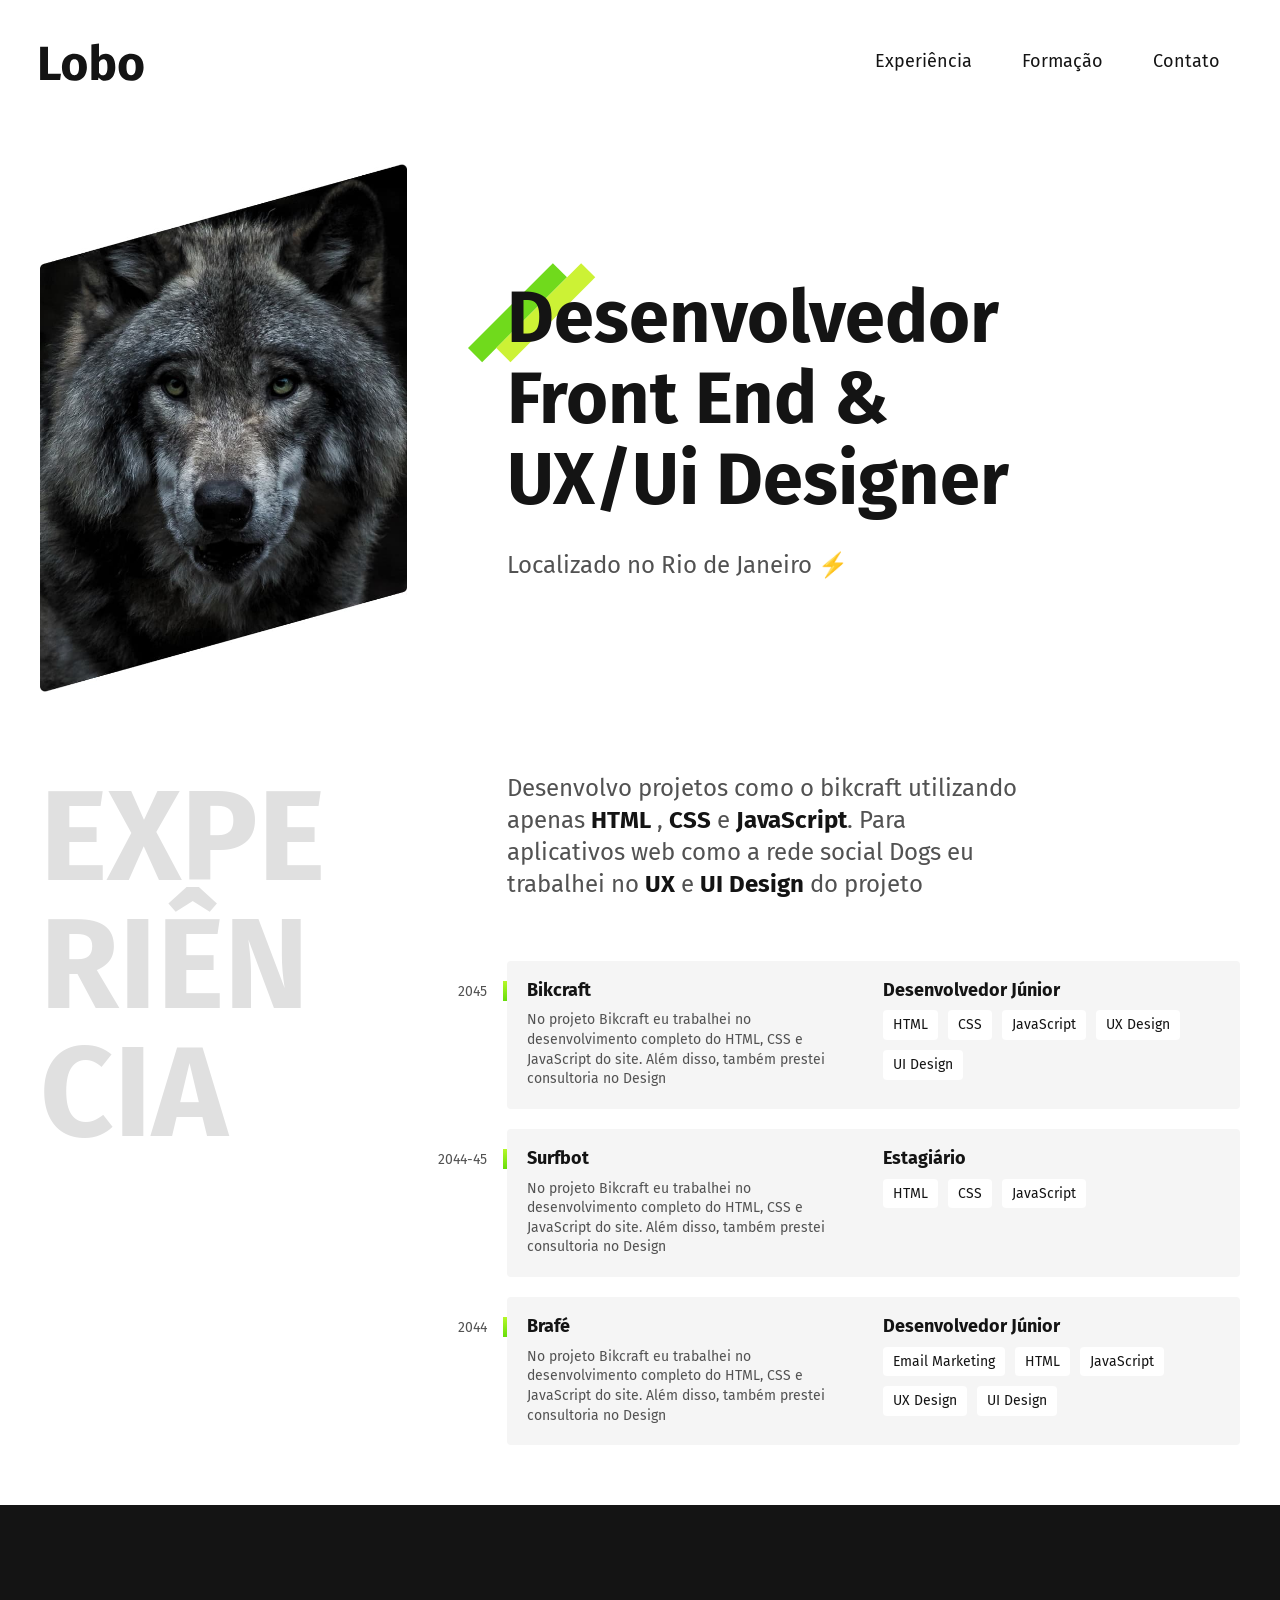
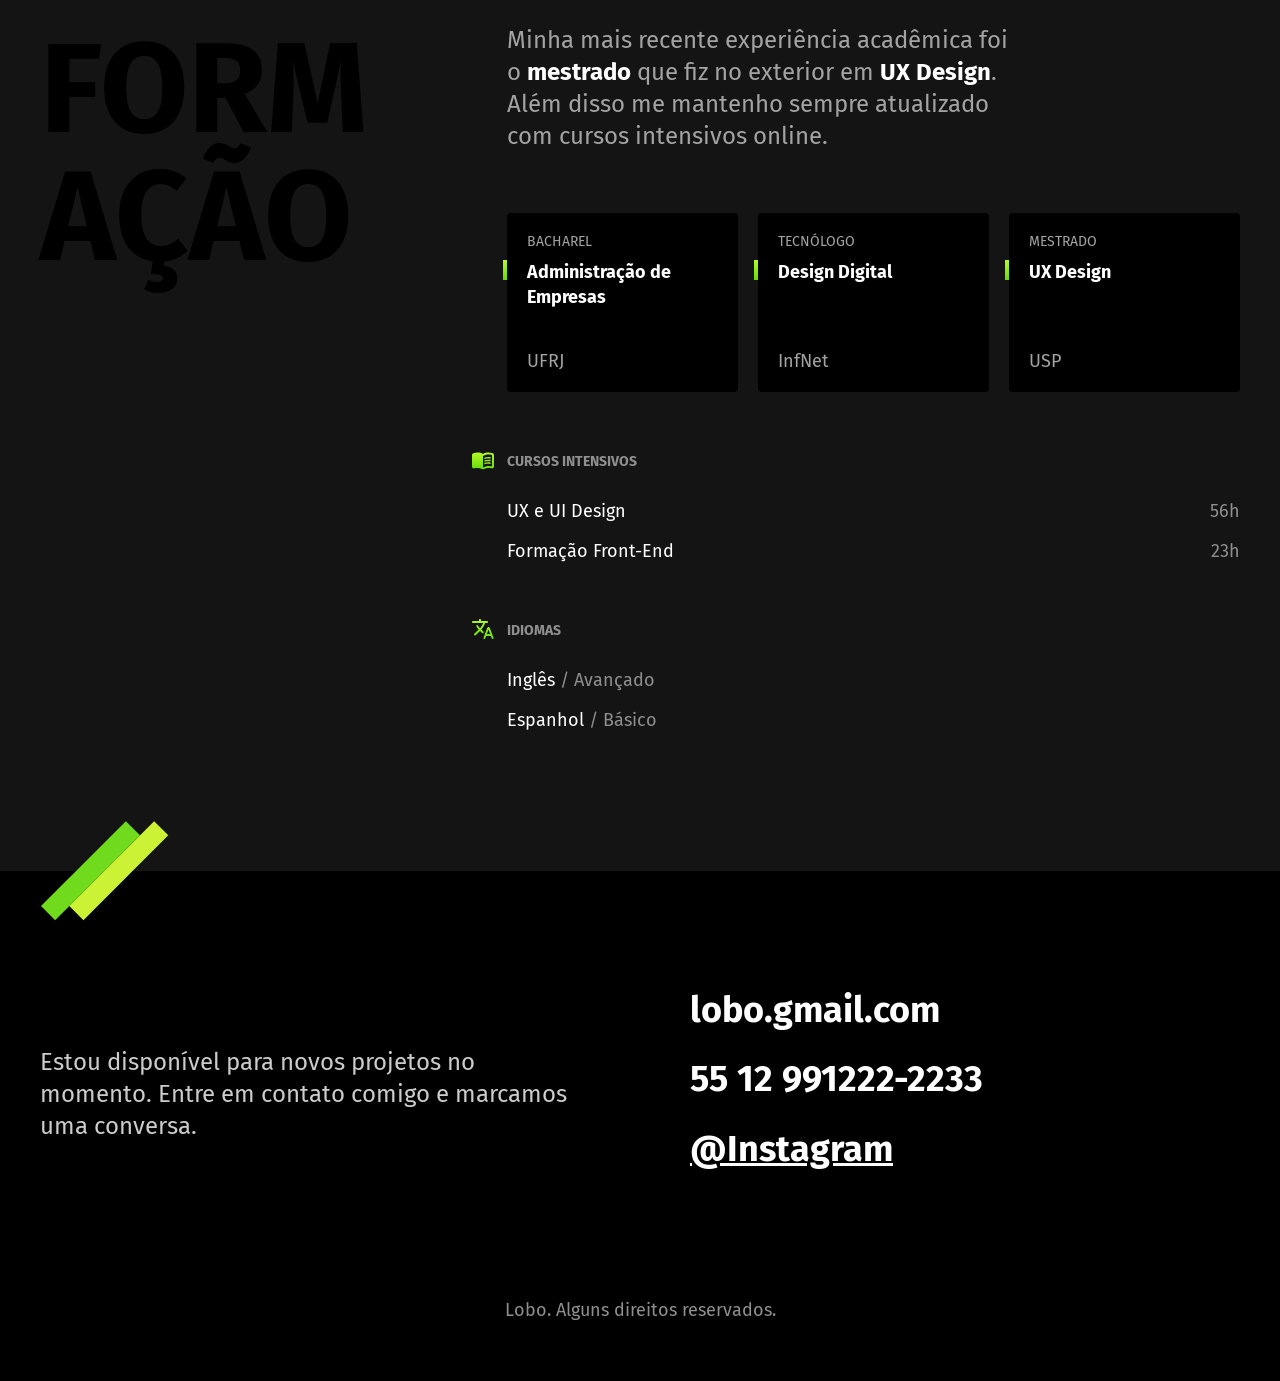
<file: index.html>
<!DOCTYPE html>
<html lang="pt-BR">

<head>
  <meta charset="UTF-8">
  <meta name="viewport" content="width=device-width, initial-scale=1.0">
  <meta name="description" content="Desenvolvedor FullStack com enfasê em telas otimizadas e ótima performance de SEO">
  <link rel="preconnect" href="https://fonts.googleapis.com">
  <link rel="preconnect" href="https://fonts.gstatic.com" crossorigin>
  <link href="https://fonts.googleapis.com/css2?family=Fira+Sans:ital,wght@0,100;0,200;0,300;0,400;0,500;0,600;0,700;0,800;0,900;1,100;1,200;1,300;1,400;1,500;1,600;1,700;1,800;1,900&family=Roboto:ital,wdth,wght@0,75..100,100..900;1,75..100,100..900&display=swap" rel="stylesheet">
  <link rel="stylesheet" href="./assets/styles/style.min.css">
  <title>Lobo - Desenvolvedor e Designer</title>
</head>

<body>

  <header class="header">

    <img src="./assets/img/marca.svg" alt="Imagem de um lobo">

    <nav>
      <ul class="header-menu">
        <li><a href="#experiencia">Experiência</a></li>
        <li><a href="#formacao">Formação</a></li>
        <li><a href="#contato">Contato</a></li>
      </ul>
    </nav>

  </header>

  <main class="container introducao">

    <img src="./assets/img/perfil.jpg" alt="Foto de um lobo cinza">

    <div>
      <h1>Desenvolvedor <br> Front End & <br> UX/Ui Designer</h1>
      <p>Localizado no Rio de Janeiro ⚡</p>
    </div>

  </main>

  <section class="container experiencia" id="experiencia" aria-label="Experiência">

    <h2 class="subtitulo">Experiência</h2>

    <div>

      <p class="experiencia-texto">Desenvolvo projetos como o bikcraft utilizando apenas <strong>HTML</strong> , <strong>CSS</strong> e <strong>JavaScript</strong>. Para aplicativos web como a rede social Dogs eu trabalhei no <strong>UX</strong> e <strong>UI Design</strong> do projeto</p>

      <div class="empresa">

        <span class="empresa-ano">2045</span>
        <h3 class="empresa-titulo">Bikcraft</h3>
        <span class="empresa-titulo">Desenvolvedor Júnior</span>
        <p class="empresa-texto">No projeto Bikcraft eu trabalhei no desenvolvimento completo do HTML, CSS e JavaScript do site. Além disso, também prestei consultoria no Design</p>

        <ul class="empresa-habilidades">
          <li>HTML</li>
          <li>CSS</li>
          <li>JavaScript</li>
          <li>UX Design</li>
          <li>UI Design</li>
        </ul>

      </div>

      <div class="empresa">

        <span class="empresa-ano">2044-45</span>
        <h3 class="empresa-titulo">Surfbot</h3>
        <span class="empresa-titulo">Estagiário</span>
        <p class="empresa-texto">No projeto Bikcraft eu trabalhei no desenvolvimento completo do HTML, CSS e JavaScript do site. Além disso, também prestei consultoria no Design</p>

        <ul class="empresa-habilidades">
          <li>HTML</li>
          <li>CSS</li>
          <li>JavaScript</li>
        </ul>

      </div>

      <div class="empresa">

        <span class="empresa-ano">2044</span>
        <h3 class="empresa-titulo">Brafé</h3>
        <span class="empresa-titulo">Desenvolvedor Júnior</span>
        <p class="empresa-texto">No projeto Bikcraft eu trabalhei no desenvolvimento completo do HTML, CSS e JavaScript do site. Além disso, também prestei consultoria no Design</p>

        <ul class="empresa-habilidades">
          <li>Email Marketing</li>
          <li>HTML</li>
          <li>JavaScript</li>
          <li>UX Design</li>
          <li>UI Design</li>
        </ul>

      </div>

    </div>

  </section>

  <section class="formacao" id="formacao" aria-label="Formação">

    <div class="container formacao-container">

      <h2 class="subtitulo">Formação</h2>

      <div>
        <p class="formacao-texto">Minha mais recente experiência acadêmica foi o <strong>mestrado</strong> que fiz no exterior em <strong>UX Design</strong>. Além disso me mantenho sempre atualizado com cursos intensivos online.</p>

        <ul class="faculdade-lista">

          <li class="faculdade">
            <span class="faculdade-tipo">Bacharel</span>
            <h3 class="faculdade-curso">Administração de Empresas</h3>
            <span class="faculdade-instituicao">UFRJ</span>
          </li>

          <li class="faculdade">
            <span class="faculdade-tipo">Tecnólogo</span>
            <h3 class="faculdade-curso">Design Digital</h3>
            <span class="faculdade-instituicao">InfNet</span>
          </li>

          <li class="faculdade">
            <span class="faculdade-tipo">Mestrado</span>
            <h3 class="faculdade-curso">UX Design</h3>
            <span class="faculdade-instituicao">USP</span>
          </li>

        </ul>

        <div class="formacao-extra">

          <div class="cursos">

            <h3>Cursos Intensivos</h3>
            <ul>
              <li>UX e UI Design <span>56h</span></li>
              <li>Formação Front-End <span>23h</span></li>
            </ul>

          </div>

          <div class="idiomas">
            <h3>Idiomas</h3>

            <ul>
              <li>Inglês <span>/ Avançado</span></li>
              <li>Espanhol <span>/ Básico</span></li>
            </ul>

          </div>

        </div>

      </div>

    </div>

  </section>

  <footer class="footer" id="contato">

    <div class="container footer-container">

      <p class="footer-texto">
        Estou disponível para novos projetos no momento. Entre em contato comigo e marcamos uma conversa.
      </p>

      <ul class="footer-contato">
        <li>lobo.gmail.com</li>
        <li>55 12 991222-2233</li>
        <li><a href="/">@Instagram</a></li>
      </ul>

      <p class="footer-copy">Lobo. Alguns direitos reservados.</p>
    </div>

  </footer>

</body>

</html>
</file>
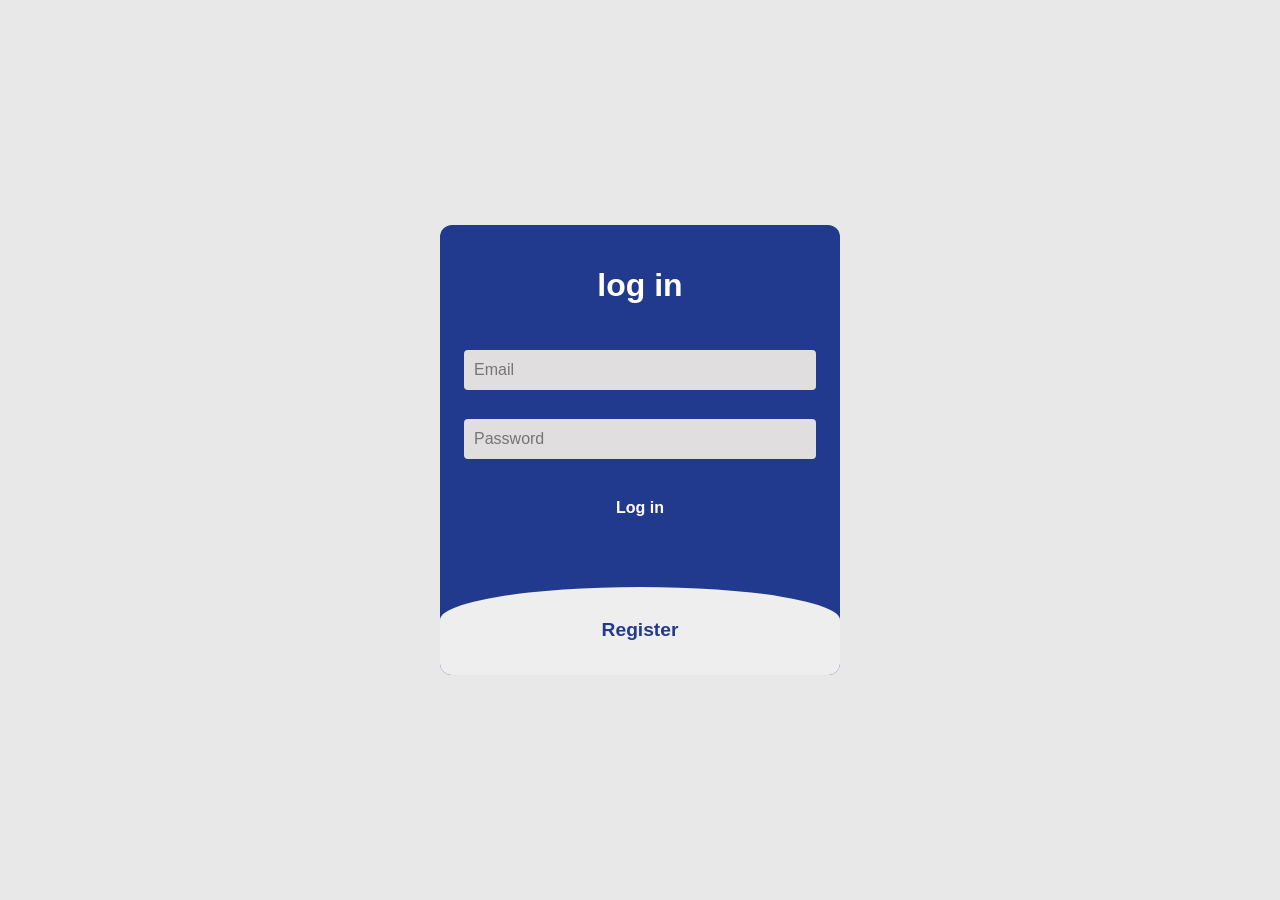
<file: JJP/index.html>
<!DOCTYPE html>
<html lang="pt-BR">

<head>
    <meta charset="UTF-8">
    <meta name="viewport" content="width=device-width, initial-scale=1.0">
    <title>Tela login teste</title>
    <link rel="stylesheet" href="./styles/style.css">
</head>

<body>
    <div class="container">
        <div class="main">
            <input type="checkbox" id="chk" aria-hidden="true">

            <div class="login">
                <form class="form">
                    <label for="chk" aria-hidden="true">log in</label>
                    <input class="input" type="email" name="email" placeholder="Email" required>
                    <input class="input" type="password" name="pswd" placeholder="Password" required>
                    <button>Log in</button>
                </form>
            </div>

            <div class="register">
                <form class="form">
                    <label for="chk" aria-hidden="true">Register</label>
                    <input class="input" type="text" name="txt" placeholder="Username" required>
                    <input class="input" type="email" name="email" placeholder="Email" required>
                    <input class="input" type="password" name="pswd" placeholder="Password" required>
                    <button>Register</button>
                </form>
            </div>
        </div>
    </div>
</body>

</html>
</file>
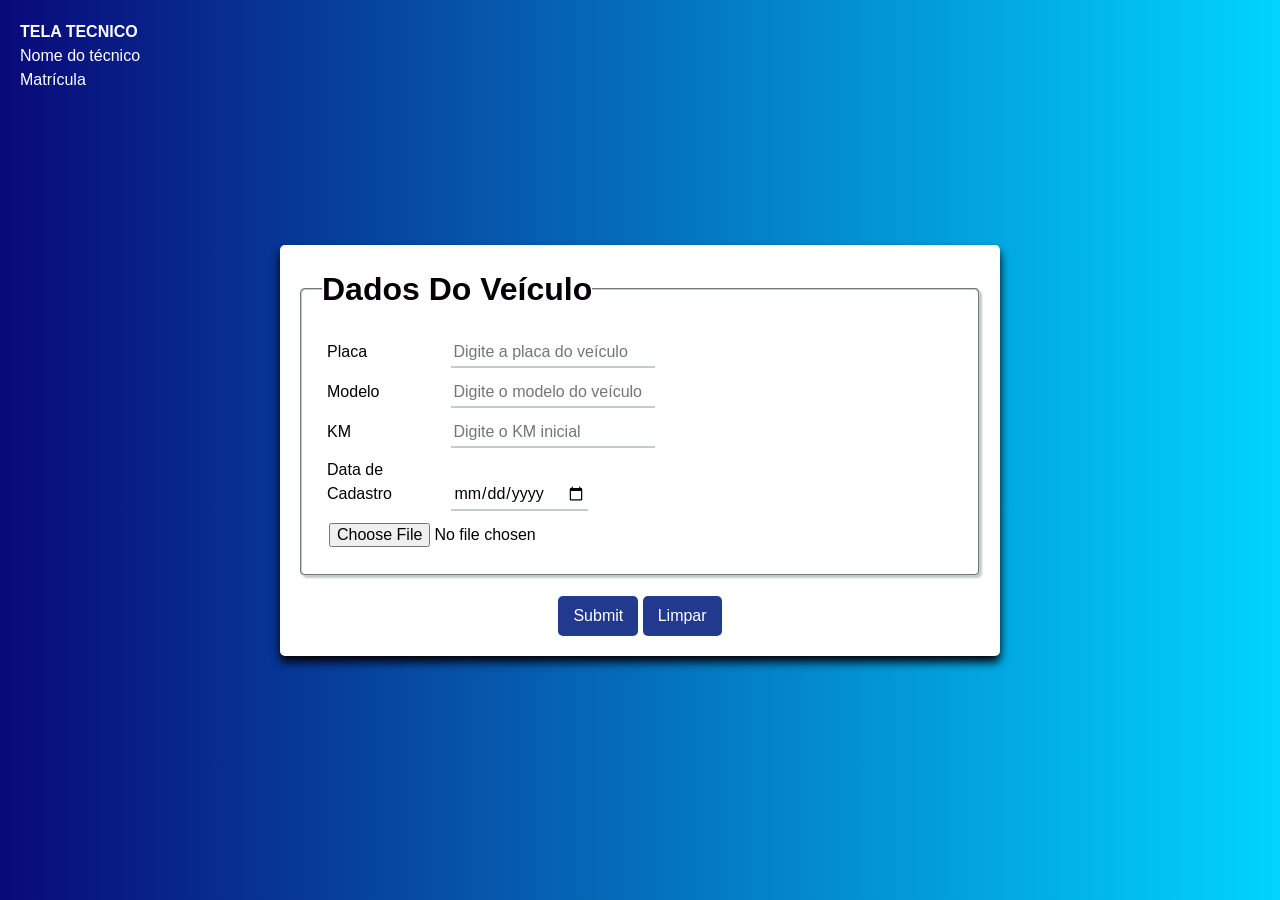
<file: JJP/tela_adm.html>
<!DOCTYPE html>
<html lang="pt-BR">

<head>
  <meta charset="UTF-8">
  <meta name="viewport" content="width=device-width, initial-scale=1.0">
  <title>Tela ADM</title>

  <link rel="stylesheet" href="./styles/tela_adm.css">
</head>

<body>

  <!-- INFO NO TOPO -->
  <div class="info">
    <h1>TELA TECNICO</h1>
    <p>Nome do técnico</p>
    <p>Matrícula</p>
  </div>

  <!-- FORM CENTRALIZADO -->
  <div class="content">
    <form action="">
      <fieldset>
        <legend>Dados Do Veículo</legend>

        <div class="row">
          <label for="Placa">Placa</label>
          <input type="text" id="Placa" name="Placa" placeholder="Digite a placa do veículo" autocomplete="off" required>
        </div>

        <div class="row">
          <label for="modelo">Modelo</label>
          <input type="text" id="modelo" name="modelo" placeholder="Digite o modelo do veículo" autocomplete="off" required>
        </div>

        <div class="row">
          <label for="KM">KM</label>
          <input type="text" id="KM" name="KM" placeholder="Digite o KM inicial" autocomplete="off" required>
        </div>

        <div class="row">
          <label for="dtCadastro">Data de Cadastro</label>
          <input type="date" id="dtCadastro" name="dtCadastro">
        </div>

        <div class="row">
          <input type="file" accept="image/*">
        </div>

      </fieldset>

      <div class="buttons">
        <input type="submit">
        <input type="reset" value="Limpar">
      </div>
    </form>
  </div>

</body>

</html>
</file>
<file: JJP/styles/style.css>
* {
    margin: 0;
    padding: 0;
    box-sizing: border-box;
}

body {
    font-family: Verdana, Geneva, Tahoma, sans-serif;
}

.container {
    width: 100%;
    height: 100vh;
    display: flex;
    align-items: center;
    justify-content: center;
    background-color: #e8e8e8;
}

.main {
    position: relative;
    display: flex;
    flex-direction: column;
    background-color: #223A8E;
    max-height: 450px;
    width: 400px;
    overflow: hidden;
    border-radius: 12px;
    box-shadow: rgba(#223A8E, 0.442) 0px 30px 90px;
}

.form {
    display: flex;
    flex-direction: column;
    gap: 14px;
    padding: 24px;
}

/*checkbox to switch form sign up to login*/

#chk {
    display: none;
}

/*login*/

.login {
    position: relative;
    width: 100%;
    height: 100%;
}

.login label {
    margin: 5% 0 5%;
}

label {
    color: #fff;
    font-size: 2rem;
    justify-content: center;
    display: flex;
    font-weight: bold;
    cursor: pointer;
    transition: .5s ease-in-out;
}

.input {
    width: 100%;
    height: 40px;
    font-size: 1rem;
    background: #e0dede;
    padding: 10px;
    margin-top: 15px;
    border: none;
    outline: none;
    border-radius: 4px;
}

/*Register*/

.register {
    background: #eee;
    border-radius: 60% / 10%;
    transition: .8s ease-in-out;
}

.register label {
    color: #223A8E;
    transform: scale(.6);
}

#chk:checked~.register {
    transform: translateY(-68%);
}

#chk:checked~.register label {
    transform: scale(1);
    margin-bottom: .5rem;
}

#chk:checked~.login label {
    transform: scale(.6);
}

/*Button*/

.form button {
    width: 70%;
    height: 40px;
    margin: 15px auto 10%;
    color: #fff;
    background: #223A8E;
    font-size: 1rem;
    font-weight: bold;
    border-radius: 4px;
    border: none;
    cursor: pointer;
    transition: .2s ease-in;

}

.form button:hover {
    background-color: #fff;
    color: #223A8E;
}
</file>
<file: JJP/styles/tela_adm.css>
* {
    margin: 0;
    padding: 0;
    box-sizing: border-box;
    font-family: 'Segoe UI', Tahoma, Geneva, Verdana, sans-serif;
    font-size: 100%;
    color: #040004;
    line-height: 1.5;
}

/* CENTRALIZA O FORM */
body {
    height: 100vh;
    display: flex;
    justify-content: center;
    align-items: center;
    background: linear-gradient(90deg, rgba(2, 0, 36, 1) 0%, rgba(9, 9, 121, 1) 0%, rgba(0, 212, 255, 1) 100%);
}

/* INFO NO TOPO ESQUERDO */
.info {
    position: absolute;
    top: 20px;
    left: 20px;
}

.info h1,
.info p {
    color: #fff;
}

/* FORM */
.content {
    background-color: #FFF;
    width: 720px;
    padding: 20px;
    box-shadow: 0px 6px 10px;
    border-radius: 5px;
}

.row {
    padding: 5px;
}

.buttons {
    text-align: center;
}

fieldset {
    border-radius: 5px;
    padding: 20px;
    margin-bottom: 20px;
    border-color: #c2cbce;
    box-shadow: 2px 2px 2px #c2cbce;
}

legend {
    font-size: 2rem;
    font-weight: bold;
    font-family: Verdana, Geneva, Tahoma, sans-serif;
}

label {
    display: inline-block;
    width: 120px;
}

input {
    padding: 2px;
    outline: none;
}

input[type="text"],
input[type="date"] {
    border: none;
    border-bottom: 2px solid #c2cbce;
    transition: 0.3s all ease-in-out;
}

input[type="text"]:focus,
input[type="date"]:focus {
    color: #223A8E;
    font-weight: 600;
    letter-spacing: 1px;
    border-color: #223A8E;
}

textarea {
    padding: 10px;
    resize: none;
    outline: none;
    width: 100%;
}

input[type="submit"],
input[type="reset"] {
    padding: 8px 15px;
    background-color: #223A8E;
    border: none;
    border-radius: 5px;
    color: #fff;
    transition: 0.3s all ease-in-out;
}

/* HOVER AZUL MAIS CLARO */
input[type="submit"]:hover,
input[type="reset"]:hover {
    background-color: #4da6ff;
    transform: scale(1.1);
    cursor: pointer;
}
</file>
<file: assets/styles/style.min.css>
body{font-family:"Fira Sans",Arial,sans-serif;margin:0;color:#141414}h1,h2,h3,p{margin:0}ul{margin:0;padding:0;list-style:none}img{max-width:100%;display:block}.container{max-width:1200px;padding:40px 20px;margin:0 auto;display:grid;grid-template-columns:1fr 2fr;gap:100px}.subtitulo{font-size:8rem;line-height:1;text-transform:uppercase;word-break:break-all;max-width:4ch}@media (max-width:800px){.subtitulo{font-size:3rem;text-transform:capitalize;max-width:initial important}}.header{max-width:1200px;padding:40px 20px;margin:0 auto;display:flex;justify-content:space-between;align-items:center}.header-menu{display:flex;flex-wrap:wrap;gap:10px;justify-content:center}.header-menu a{font-size:1.125rem;line-height:1.3;padding:10px 20px;text-decoration:none;color:#141414;display:block}@media (max-width:800px){.header{flex-direction:column;gap:40px;padding:20px}.header a{background:#f5f5f5;border-radius:4px}}.introducao{align-items:center}.introducao h1{position:relative;font-size:4.5rem;line-height:1.125;margin-bottom:30px}.introducao h1::before{content:"";display:block;width:130px;height:100px;background:url(../img/detalhe.svg) no-repeat center;position:absolute;top:-15px;left:-40px;z-index:-1}.introducao p{font-size:1.5rem;color:#525252}@media (max-width:1000px){.introducao h1{font-size:3rem}}@media (max-width:800px){.introducao{grid-template-columns:1fr 1fr;gap:60px}.introducao h1{font-size:2rem}.introducao h1::before{width:30px;height:10px;left:0}}@media (max-width:400px){.introducao{grid-template-columns:1fr}.introducao img{display:none}}.experiencia{max-width:1200px;padding:40px 20px;margin:0 auto;display:grid;grid-template-columns:1fr 2fr;gap:100px}.experiencia .subtitulo{color:#e0e0e0}.experiencia-texto{font-size:1.5rem;line-height:1.33;max-width:40ch;margin-bottom:60px;color:#525252}.experiencia-texto strong{color:#141414}.empresa{display:grid;grid-template-columns:1fr 1fr;gap:10px 20px;padding:20px;background:#f5f5f5;margin-bottom:20px;border-radius:4px;position:relative}.empresa::before{content:"";display:block;width:4px;height:20px;background:linear-gradient(#b6f829,#67dd0a);position:absolute;top:20px;left:-4px}.empresa-ano{position:absolute;top:22px;left:-100px;text-align:right;width:80px;color:#525252;font-size:.875rem}.empresa-titulo{font-size:1.125rem;line-height:1.1;font-weight:700}.empresa-texto{font-size:.875rem;line-height:1.4;color:#525252}.empresa-habilidades{display:flex;flex-wrap:wrap;gap:10px;align-content:start}.empresa-habilidades li{font-size:.875rem;line-height:1.4;border-radius:4px;background:#fff;padding:5px 10px}@media (max-width:800px){.experiencia{grid-template-columns:1fr;gap:40px}.experiencia .subtitulo{color:#141414}.experiencia-texto{font-size:1.25rem}.empresa-ano{position:initial;order:1;width:initial;text-align:left}}@media (max-width:400px){.empresa{grid-template-columns:1fr}}.formacao{background:#141414;color:#fff}.formacao-container{max-width:1200px;padding:120px 20px;margin:0 auto;display:grid;grid-template-columns:1fr 2fr;gap:100px;position:relative}.formacao-container::after{content:"";display:block;width:130px;height:100px;background:url("../img/detalhe.svg") no-repeat center;position:absolute;bottom:-50px;left:20px}.formacao .subtitulo{color:#000;max-width:5ch}.formacao-texto{font-size:1.5rem;line-height:1.33;max-width:40ch;margin-bottom:60px;color:#a3a3a3}.formacao-texto strong{color:#fff}.faculdade-lista{display:flex;flex-wrap:wrap;gap:20px;margin-bottom:60px}.faculdade{flex:1;background:#000;padding:20px;border-radius:4px;display:flex;flex-direction:column}.faculdade-tipo{font-size:.875rem;text-transform:uppercase;color:#a3a3a3;margin-bottom:10px}.faculdade-curso{flex:1;font-size:1.125rem;line-height:1.4;margin-bottom:40px;position:relative}.faculdade-curso::before{content:"";display:block;width:4px;height:20px;background:linear-gradient(#b6f829,#67dd0a);position:absolute;left:-24px}.faculdade-instituicao{font-size:1.125rem;color:#a3a3a3}.cursos{margin-bottom:60px}.formacao-extra h3{font-size:.875rem;line-height:1.4;color:#8f8f8f;text-transform:uppercase;margin-bottom:30px;position:relative}.formacao-extra h3::before{display:block;content:"";width:24px;height:24px;position:absolute;left:-36px;top:-4px}.cursos h3::before{background:url("../img/cursos.svg") no-repeat center center}.idiomas h3::before{background:url("../img/idiomas.svg") no-repeat center center}.formacao-extra li{font-size:1.125rem;line-height:1.1;margin-bottom:20px}.formacao-extra span{color:#8f8f8f}.cursos li{display:flex;justify-content:space-between}@media (max-width:800px){.formacao-container{grid-template-columns:1fr;padding:60px 20px;gap:40px}.formacao .subtitulo{color:#fff}.formacao-texto{font-size:1.25rem}.formacao-extra h3::before{position:initial;margin-bottom:10px}}.footer{background-color:#000}.footer-container{padding:120px 20px 60px 20px;display:grid;grid-template-columns:1fr 1fr;align-items:center}.footer-texto{font-size:1.5rem;line-height:1.33;color:#ccc}.footer-contato li{font-weight:700;font-size:2.25rem;line-height:1.1;color:#fff;margin-bottom:30px}.footer-contato li a{color:#fff}.footer-copy{grid-column:1/-1;font-size:1.125rem;color:#8f8f8f;text-align:center}@media (max-width:800px){.footer-container{grid-template-columns:1fr;gap:40px}.footer-contato li{font-size:1.5rem}}
</file>
